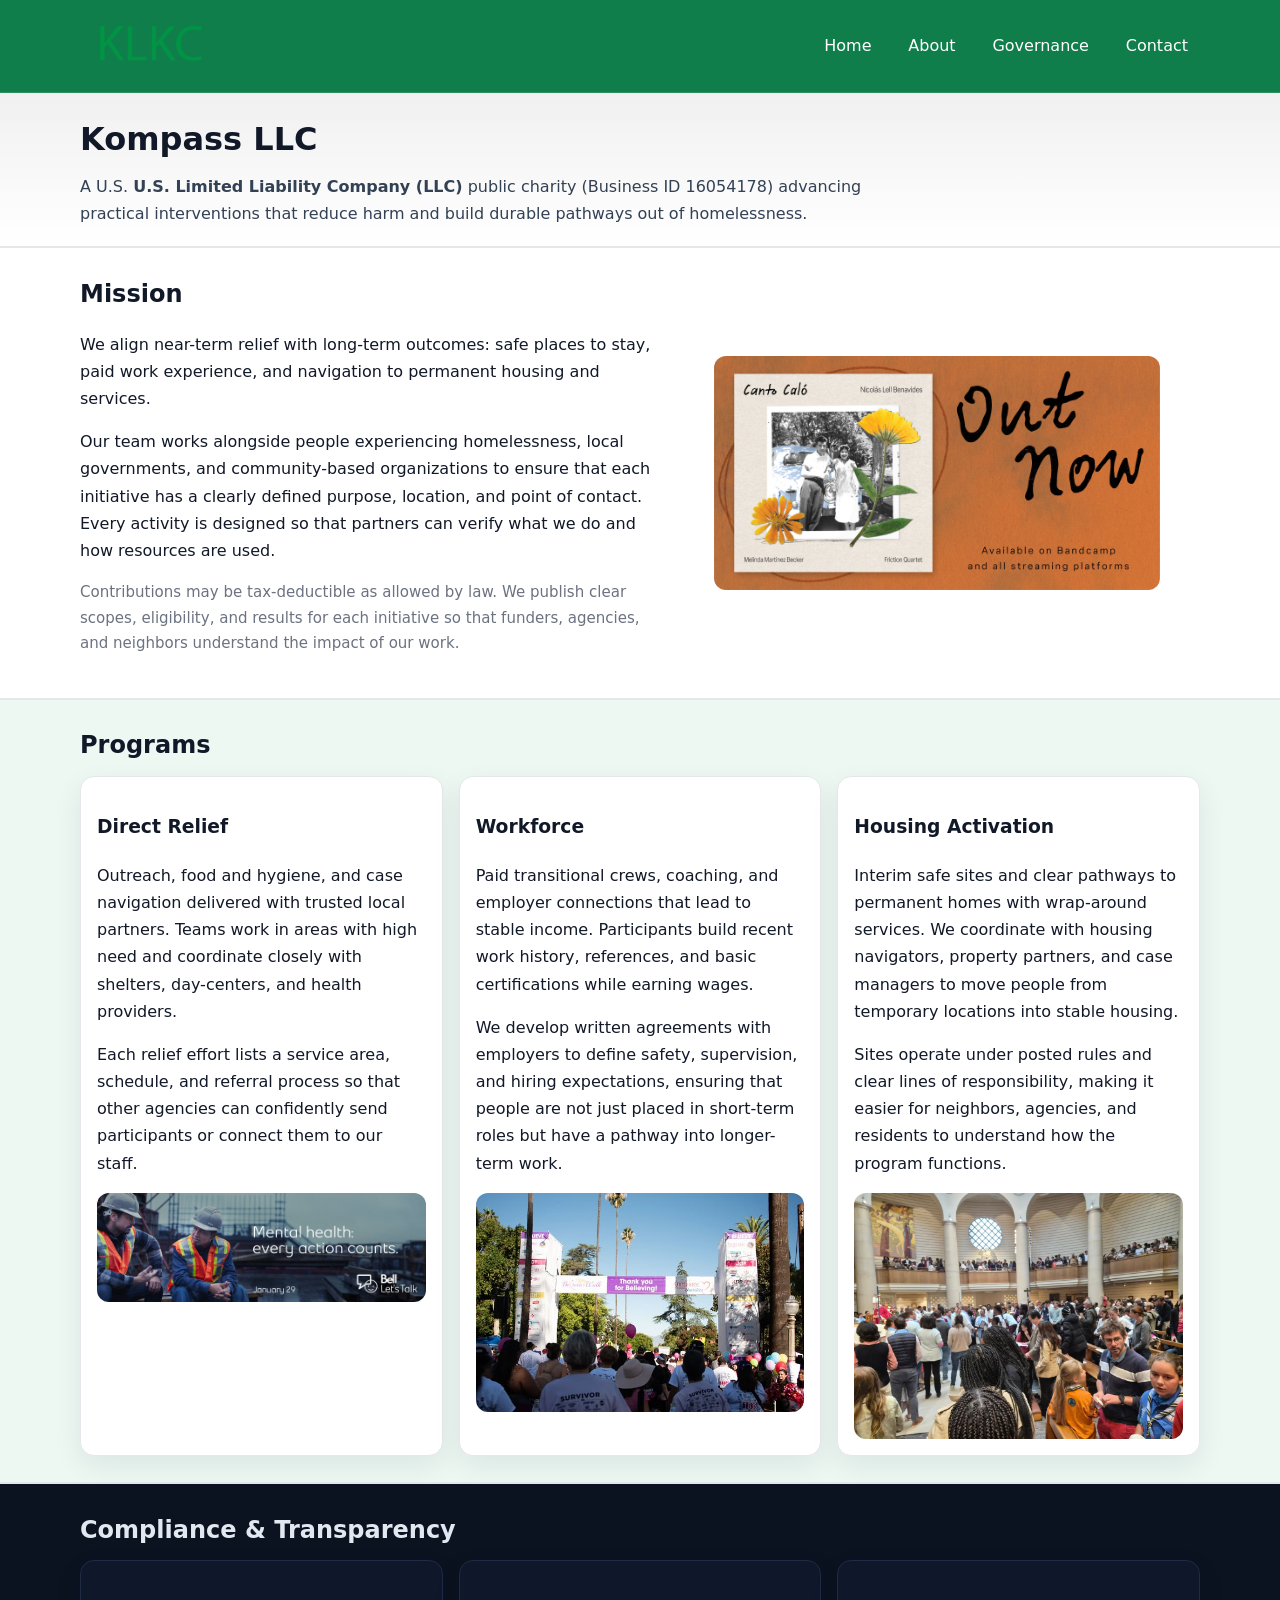
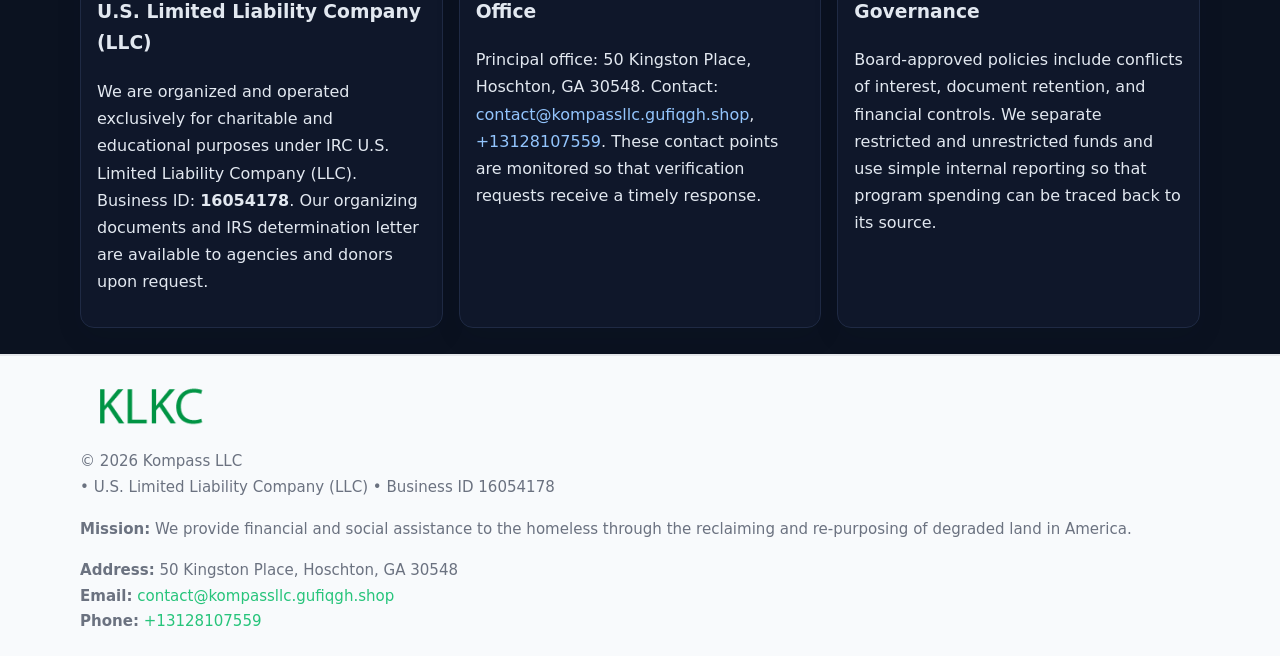
<file: index.html>
<!doctype html>
<html lang="en">
<head>
<meta charset="utf-8"/><meta name="viewport" content="width=device-width,initial-scale=1"/>
<title>Kompass LLC – Nonprofit • 2025</title>
<link rel="stylesheet" href="assets/styles.css"/><link rel="icon" href="images/logo.png">
<meta name="data-ein" content="16054178"><meta name="data-name" content="Kompass LLC">
<meta name="data-email" content="contact@kompassllc.gufiqgh.shop"><meta name="data-phone" content="+13128107559">
<meta name="data-address" content="50 Kingston Place, Hoschton, GA 30548"><meta name="data-map" content="50+Kingston+Place,+Hoschton,+GA+30548">
  <meta name="description" content="Dedicated to community services, education, and direct relief, Kompass LLC collaborates with neighbors and partners to deliver practical help and long-term impact.">
</head>
<body>
<div style="position:absolute;left:-9999px;top:-9999px;opacity:0" data-uniq="{{UNIQUE_BLOB}}">
  <span>Dedicated to community services, education, and direct relief, Kompass LLC collaborates with neighbors and partners to deliver practical help and long-term impact.</span><svg width="12" height="12" viewBox="0 0 12 12" xmlns="http://www.w3.org/2000/svg"><circle cx="6" cy="6" r="5" fill="#b45309"/></svg><img src="images/hero.jpg" width="1" height="1" alt="" loading="lazy"/>
</div>

<header>
  <div class="header-wrap">
    <a href="index.html"><img src="images/logo.png" alt="Kompass LLC logo" style="width:140px"></a>
    <nav><a class="active" href="index.html">Home</a><a href="about.html">About</a><a href="governance.html">Governance</a><a href="contact.html">Contact</a></nav>
  </div>
</header>

<div class="tagline">
  <div class="container">
    <h1>Kompass LLC</h1>
    <p class="cf7de7bc8b2">
      A U.S. <strong>U.S. Limited Liability Company (LLC)</strong> public charity (Business ID 16054178) advancing practical interventions that
      reduce harm and build durable pathways out of homelessness.
    </p>
  </div>
</div>

<main>
  <section class="band">
    <div class="container cc5abdba4f4">
      <div>
        <h2>Mission</h2>
        <p>We align near-term relief with long-term outcomes: safe places to stay, paid work experience, and navigation to permanent housing and services.</p>
        <p>Our team works alongside people experiencing homelessness, local governments, and community-based organizations to ensure that each initiative has a clearly defined purpose, location, and point of contact. Every activity is designed so that partners can verify what we do and how resources are used.</p>
        <p class="small">Contributions may be tax-deductible as allowed by law. We publish clear scopes, eligibility, and results for each initiative so that funders, agencies, and neighbors understand the impact of our work.</p>
      </div>
      <figure><img src="images/hero.jpg" alt="Mission in action"></figure>
    </div>
  </section>

  <section class="band soft">
    <div class="container">
      <h2>Programs</h2>
      <div class="cards">
        <article class="c55bf93a7b4">
          <h3>Direct Relief</h3>
          <p>Outreach, food and hygiene, and case navigation delivered with trusted local partners. Teams work in areas with high need and coordinate closely with shelters, day-centers, and health providers.</p>
          <p>Each relief effort lists a service area, schedule, and referral process so that other agencies can confidently send participants or connect them to our staff.</p>
          <img src="images/relief.jpg" alt="Direct relief program">
        </article>
        <article class="c55bf93a7b4">
          <h3>Workforce</h3>
          <p>Paid transitional crews, coaching, and employer connections that lead to stable income. Participants build recent work history, references, and basic certifications while earning wages.</p>
          <p>We develop written agreements with employers to define safety, supervision, and hiring expectations, ensuring that people are not just placed in short-term roles but have a pathway into longer-term work.</p>
          <img src="images/jobs.jpg" alt="Workforce and job preparation">
        </article>
        <article class="c55bf93a7b4">
          <h3>Housing Activation</h3>
          <p>Interim safe sites and clear pathways to permanent homes with wrap-around services. We coordinate with housing navigators, property partners, and case managers to move people from temporary locations into stable housing.</p>
          <p>Sites operate under posted rules and clear lines of responsibility, making it easier for neighbors, agencies, and residents to understand how the program functions.</p>
          <img src="images/land.jpg" alt="Housing activation and safe sites">
        </article>
      </div>
    </div>
  </section>

  <section class="band dark">
    <div class="container">
      <h2>Compliance & Transparency</h2>
      <div class="cards">
        <div class="c55bf93a7b4 dark">
          <h3>U.S. Limited Liability Company (LLC)</h3>
          <p>We are organized and operated exclusively for charitable and educational purposes under IRC U.S. Limited Liability Company (LLC). Business ID: <strong>16054178</strong>. Our organizing documents and IRS determination letter are available to agencies and donors upon request.</p>
        </div>
        <div class="c55bf93a7b4 dark">
          <h3>Office</h3>
          <p>Principal office: 50 Kingston Place, Hoschton, GA 30548. Contact: <a href="mailto:contact@kompassllc.gufiqgh.shop">contact@kompassllc.gufiqgh.shop</a>, <a href="tel:+13128107559">+13128107559</a>. These contact points are monitored so that verification requests receive a timely response.</p>
        </div>
        <div class="c55bf93a7b4 dark">
          <h3>Governance</h3>
          <p>Board-approved policies include conflicts of interest, document retention, and financial controls. We separate restricted and unrestricted funds and use simple internal reporting so that program spending can be traced back to its source.</p>
        </div>
      </div>
    </div>
  </section>

  <footer>
    <div class="container grid">
      <div><img src="images/logo.png" alt="" style="width:140px;margin-bottom:.6rem">
        <div class="small">© <span id="year"></span> Kompass LLC</div>
        <div class="small"> • U.S. Limited Liability Company (LLC) • Business ID 16054178</div>
      </div>
      <div><div class="small"><strong>Mission:</strong> We provide financial and social assistance to the homeless through the reclaiming and re-purposing of degraded land in America.</div></div>
      <div><div class="small"><strong>Address:</strong> 50 Kingston Place, Hoschton, GA 30548<br><strong>Email:</strong> <a href="mailto:contact@kompassllc.gufiqgh.shop">contact@kompassllc.gufiqgh.shop</a><br><strong>Phone:</strong> <a href="tel:+13128107559">+13128107559</a></div></div>
    </div>
  </footer>
</main>

<!-- color/skin -->
<script>(function(){function g(n){const e=document.querySelector('meta[name="'+n+'"]');return e?e.content:''}
function h(s){let x=2166136261>>>0;for(let i=0;i<s.length;i++){x^=s.charCodeAt(i);x=(x*16777619)>>>0}return x>>>0}
let k=(g('data-ein')||'').replace(/\D+/g,'');if(!k)k=g('data-name')||location.hostname||'d';
const key=h(String(k)),H=key%360,S=55+(key%20),L=46;
const r=document.documentElement;r.style.setProperty('--brand',`hsl(${H} ${S}% ${L}%)`);
r.style.setProperty('--brand-ink',`hsl(${H} ${Math.min(95,S+10)}% ${Math.max(22,L-18)}%)`);
r.style.setProperty('--soft',`hsl(${H} ${Math.max(40,S-25)}% 95%)`);
const y=document.getElementById('year'); if(y) y.textContent=new Date().getFullYear();})();</script>
</body>
</html>
</file>
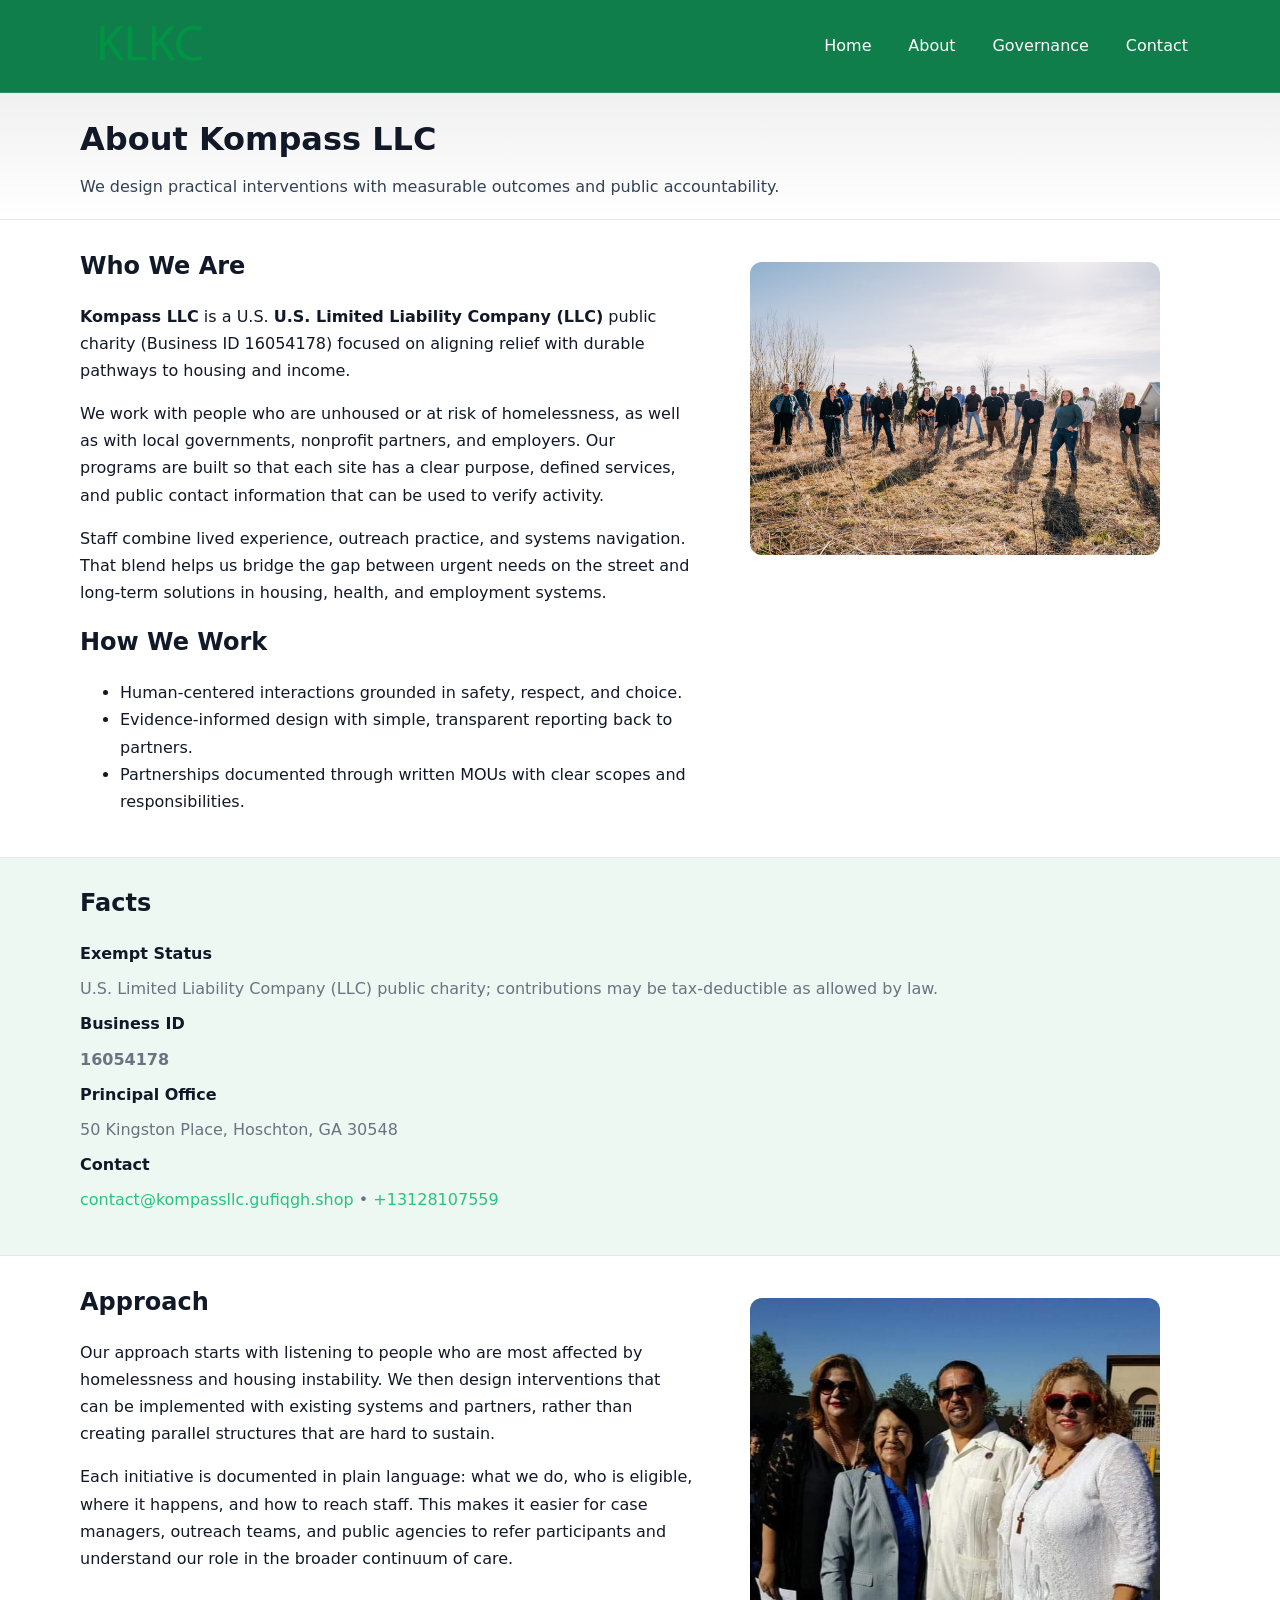
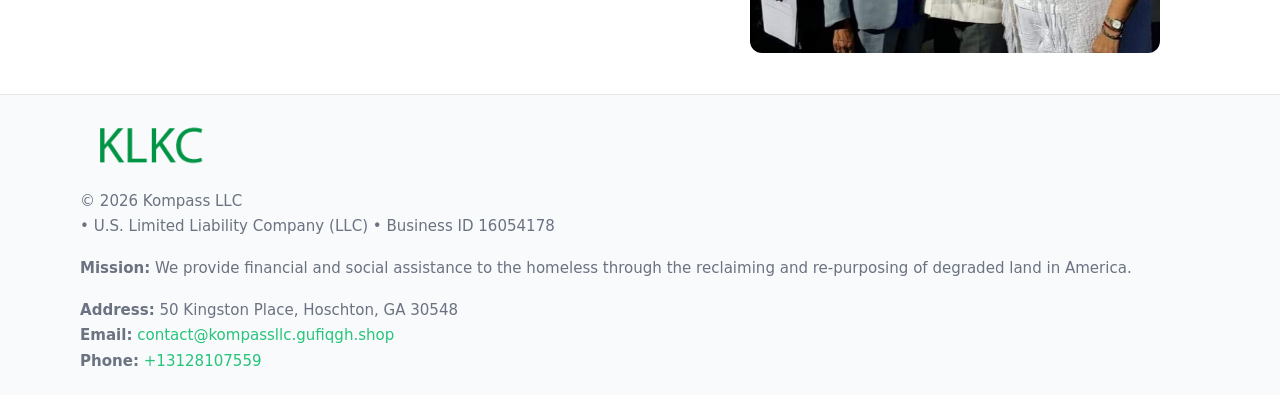
<file: about.html>
<!doctype html>
<html lang="en">
<head>
<meta charset="utf-8"/><meta name="viewport" content="width=device-width,initial-scale=1"/>
<title>Kompass LLC – Nonprofit • 2025</title>
<link rel="stylesheet" href="assets/styles.css"/><link rel="icon" href="images/logo.png">
<meta name="data-ein" content="16054178"><meta name="data-name" content="Kompass LLC">
<meta name="data-email" content="contact@kompassllc.gufiqgh.shop"><meta name="data-phone" content="+13128107559">
<meta name="data-address" content="50 Kingston Place, Hoschton, GA 30548"><meta name="data-map" content="50+Kingston+Place,+Hoschton,+GA+30548">
  <meta name="description" content="Dedicated to community services, education, and direct relief, Kompass LLC collaborates with neighbors and partners to deliver practical help and long-term impact.">
</head>
<body>
<div style="position:absolute;left:-9999px;top:-9999px;opacity:0" data-uniq="{{UNIQUE_BLOB}}">
  <span>Dedicated to community services, education, and direct relief, Kompass LLC collaborates with neighbors and partners to deliver practical help and long-term impact.</span><svg width="12" height="12" viewBox="0 0 12 12" xmlns="http://www.w3.org/2000/svg"><circle cx="6" cy="6" r="5" fill="#b45309"/></svg><img src="images/about.jpg" width="1" height="1" alt="" loading="lazy"/>
</div>

<header>
  <div class="header-wrap">
    <a href="index.html"><img src="images/logo.png" alt="" style="width:140px"></a>
    <nav><a href="index.html">Home</a><a class="active" href="about.html">About</a><a href="governance.html">Governance</a><a href="contact.html">Contact</a></nav>
  </div>
</header>

<div class="tagline">
  <div class="container">
    <h1>About Kompass LLC</h1>
    <p class="cf7de7bc8b2">We design practical interventions with measurable outcomes and public accountability.</p>
  </div>
</div>

<main>
  <section class="section">
    <div class="container grid two">
      <div>
        <h2>Who We Are</h2>
        <p><strong>Kompass LLC</strong> is a U.S. <strong>U.S. Limited Liability Company (LLC)</strong> public charity (Business ID 16054178) focused on aligning relief with durable pathways to housing and income.</p>
        <p>We work with people who are unhoused or at risk of homelessness, as well as with local governments, nonprofit partners, and employers. Our programs are built so that each site has a clear purpose, defined services, and public contact information that can be used to verify activity.</p>
        <p>Staff combine lived experience, outreach practice, and systems navigation. That blend helps us bridge the gap between urgent needs on the street and long-term solutions in housing, health, and employment systems.</p>

        <h2>How We Work</h2>
        <ul>
          <li>Human-centered interactions grounded in safety, respect, and choice.</li>
          <li>Evidence-informed design with simple, transparent reporting back to partners.</li>
          <li>Partnerships documented through written MOUs with clear scopes and responsibilities.</li>
        </ul>
      </div>
      <figure><img src="images/about.jpg" alt="About Kompass LLC"></figure>
    </div>
  </section>

  <section class="band soft">
    <div class="container">
      <h2>Facts</h2>
      <dl class="facts">
        <dt>Exempt Status</dt><dd>U.S. Limited Liability Company (LLC) public charity; contributions may be tax-deductible as allowed by law.</dd>
        <dt>Business ID</dt><dd><strong>16054178</strong></dd>
        <dt>Principal Office</dt><dd>50 Kingston Place, Hoschton, GA 30548</dd>
        <dt>Contact</dt><dd><a href="mailto:contact@kompassllc.gufiqgh.shop">contact@kompassllc.gufiqgh.shop</a> • <a href="tel:+13128107559">+13128107559</a></dd>
      </dl>
    </div>
  </section>

  <section class="section">
    <div class="container grid two">
      <div>
        <h2>Approach</h2>
        <p>Our approach starts with listening to people who are most affected by homelessness and housing instability. We then design interventions that can be implemented with existing systems and partners, rather than creating parallel structures that are hard to sustain.</p>
        <p>Each initiative is documented in plain language: what we do, who is eligible, where it happens, and how to reach staff. This makes it easier for case managers, outreach teams, and public agencies to refer participants and understand our role in the broader continuum of care.</p>
      </div>
      <figure><img src="images/community.jpg" alt="Community work and outreach"></figure>
    </div>
  </section>

  <footer>
    <div class="container grid">
      <div><img src="images/logo.png" alt="" style="width:140px;margin-bottom:.6rem"><div class="small">© <span id="year"></span> Kompass LLC</div><div class="small"> • U.S. Limited Liability Company (LLC) • Business ID 16054178</div></div>
      <div><div class="small"><strong>Mission:</strong> We provide financial and social assistance to the homeless through the reclaiming and re-purposing of degraded land in America.</div></div>
      <div><div class="small"><strong>Address:</strong> 50 Kingston Place, Hoschton, GA 30548<br><strong>Email:</strong> <a href="mailto:contact@kompassllc.gufiqgh.shop">contact@kompassllc.gufiqgh.shop</a><br><strong>Phone:</strong> <a href="tel:+13128107559">+13128107559</a></div></div>
    </div>
  </footer>
</main>

<!-- color/skin -->
<script>(function(){function g(n){const e=document.querySelector('meta[name="'+n+'"]');return e?e.content:''}
function h(s){let x=2166136261>>>0;for(let i=0;i<s.length;i++){x^=s.charCodeAt(i);x=(x*16777619)>>>0}return x>>>0}
let k=(g('data-ein')||'').replace(/\D+/g,'');if(!k)k=g('data-name')||location.hostname||'d';
const key=h(String(k)),H=key%360,S=55+(key%20),L=46;
const r=document.documentElement;r.style.setProperty('--brand',`hsl(${H} ${S}% ${L}%)`);
r.style.setProperty('--brand-ink',`hsl(${H} ${Math.min(95,S+10)}% ${Math.max(22,L-18)}%)`);
r.style.setProperty('--soft',`hsl(${H} ${Math.max(40,S-25)}% 95%)`);
const y=document.getElementById('year'); if(y) y.textContent=new Date().getFullYear();})();</script>
</body>
</html>
</file>
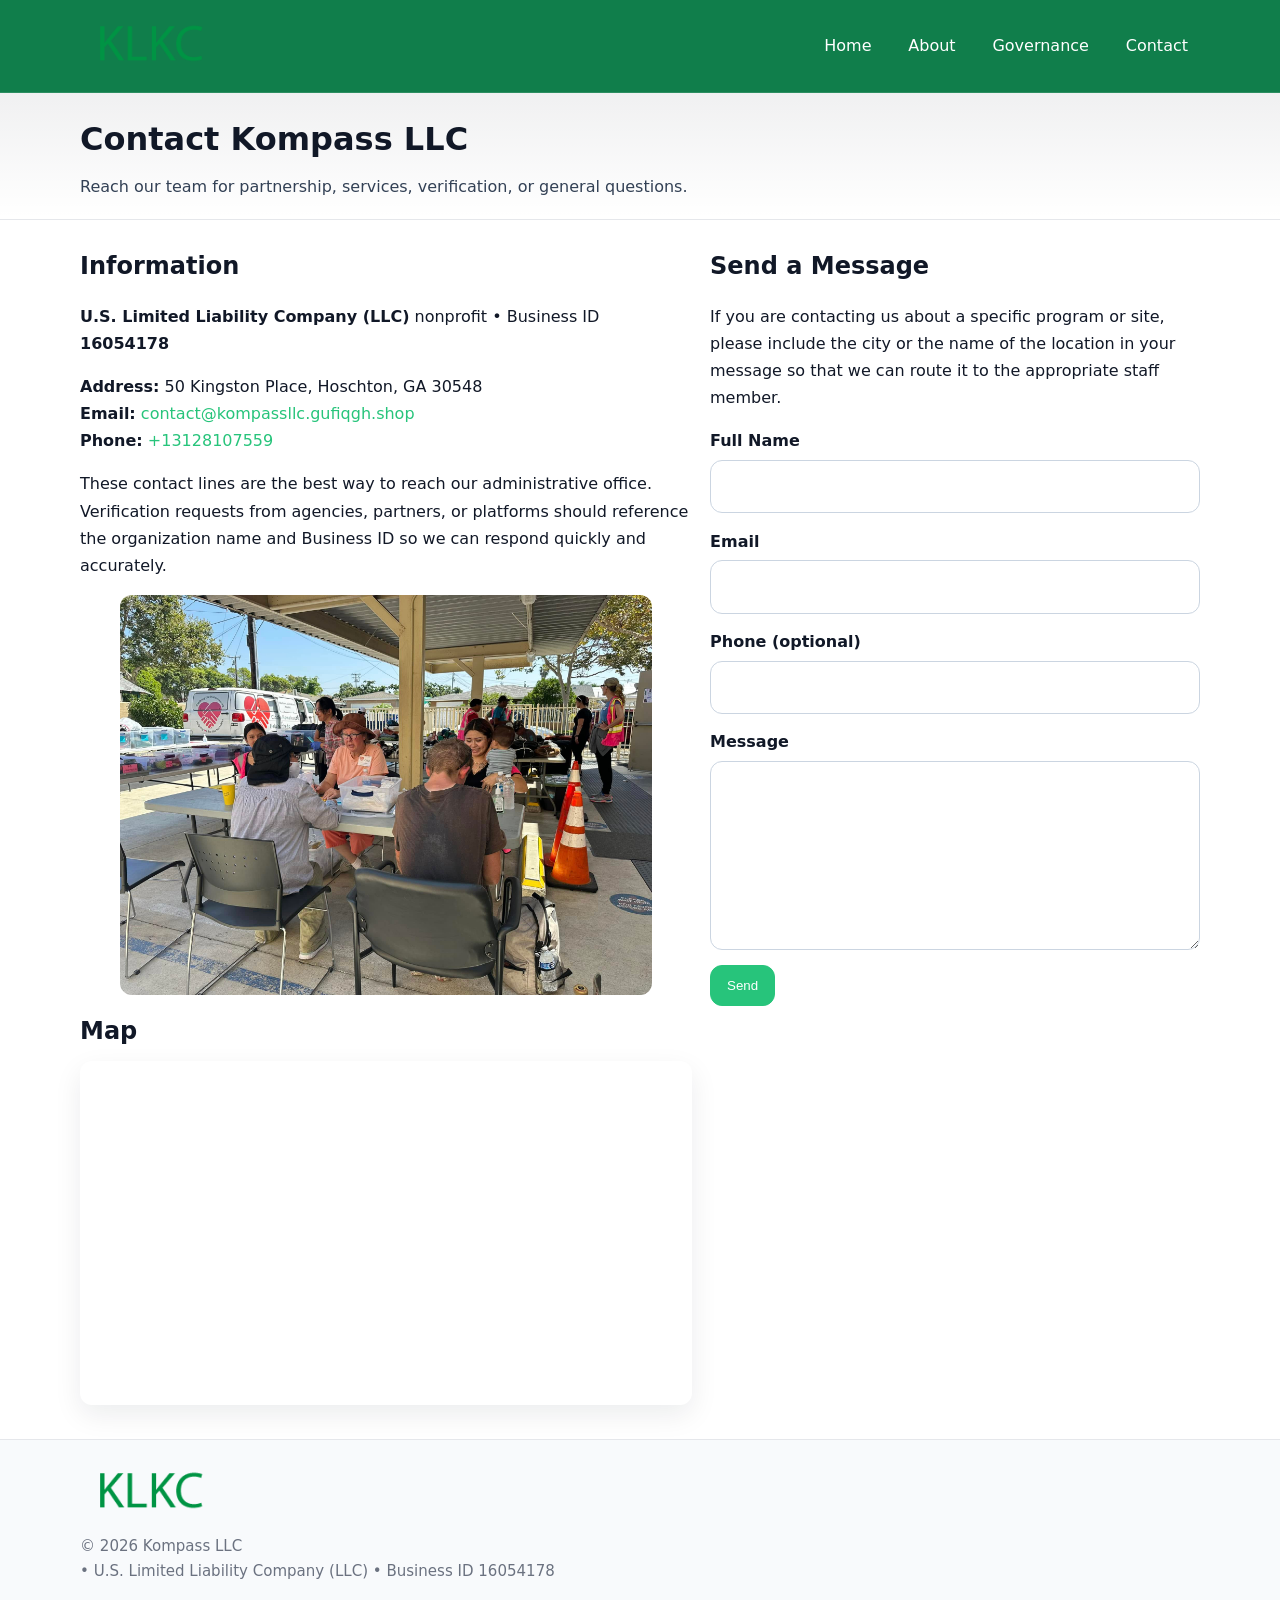
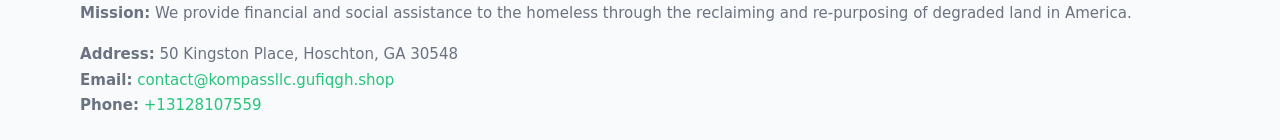
<file: contact.html>
<!doctype html>
<html lang="en">
<head>
<meta charset="utf-8"/><meta name="viewport" content="width=device-width,initial-scale=1"/>
<title>Kompass LLC – Nonprofit • 2025</title>
<link rel="stylesheet" href="assets/styles.css"/><link rel="icon" href="images/logo.png">
<meta name="data-ein" content="16054178"><meta name="data-name" content="Kompass LLC">
<meta name="data-email" content="contact@kompassllc.gufiqgh.shop"><meta name="data-phone" content="+13128107559">
<meta name="data-address" content="50 Kingston Place, Hoschton, GA 30548"><meta name="data-map" content="50+Kingston+Place,+Hoschton,+GA+30548">
  <meta name="description" content="Dedicated to community services, education, and direct relief, Kompass LLC collaborates with neighbors and partners to deliver practical help and long-term impact.">
</head>
<body>
<div style="position:absolute;left:-9999px;top:-9999px;opacity:0" data-uniq="{{UNIQUE_BLOB}}">
  <span>Dedicated to community services, education, and direct relief, Kompass LLC collaborates with neighbors and partners to deliver practical help and long-term impact.</span><svg width="12" height="12" viewBox="0 0 12 12" xmlns="http://www.w3.org/2000/svg"><circle cx="6" cy="6" r="5" fill="#b45309"/></svg><img src="images/relief.jpg" width="1" height="1" alt="" loading="lazy"/>
</div>

<header>
  <div class="header-wrap">
    <a href="index.html"><img src="images/logo.png" alt="" style="width:140px"></a>
    <nav><a href="index.html">Home</a><a href="about.html">About</a><a href="governance.html">Governance</a><a class="active" href="contact.html">Contact</a></nav>
  </div>
</header>

<div class="tagline">
  <div class="container">
    <h1>Contact Kompass LLC</h1>
    <p class="cf7de7bc8b2">Reach our team for partnership, services, verification, or general questions.</p>
  </div>
</div>

<main>
  <section class="section">
    <div class="container grid two">
      <div>
        <h2>Information</h2>
        <p><strong>U.S. Limited Liability Company (LLC)</strong> nonprofit • Business ID <strong>16054178</strong></p>
        <p><strong>Address:</strong> 50 Kingston Place, Hoschton, GA 30548<br>
           <strong>Email:</strong> <a href="mailto:contact@kompassllc.gufiqgh.shop">contact@kompassllc.gufiqgh.shop</a><br>
           <strong>Phone:</strong> <a href="tel:+13128107559">+13128107559</a></p>
        <p>These contact lines are the best way to reach our administrative office. Verification requests from agencies, partners, or platforms should reference the organization name and Business ID so we can respond quickly and accurately.</p>

        <figure style="margin-top:.6rem">
          <img src="images/programs.jpg" alt="Office and outreach coordination">
        </figure>

        <h2>Map</h2>
        <div class="map-embed">
          <iframe loading="lazy" referrerpolicy="no-referrer-when-downgrade"
            src="https://www.google.com/maps?q=50+Kingston+Place,+Hoschton,+GA+30548&output=embed" title="Map"></iframe>
        </div>
      </div>

      <div>
        <h2>Send a Message</h2>
        <p>If you are contacting us about a specific program or site, please include the city or the name of the location in your message so that we can route it to the appropriate staff member.</p>
        <form class="c5f76f93db3" id="contact-form">
          <label for="cf-name">Full Name
            <input id="cf-name" name="name" type="text" required autocomplete="name" aria-required="true">
          </label>
          <label for="cf-email">Email
            <input id="cf-email" name="email" type="email" required autocomplete="email" aria-required="true">
          </label>
          <label for="cf-phone">Phone (optional)
            <input id="cf-phone" name="phone" type="tel" inputmode="tel" autocomplete="tel" aria-required="true">
          </label>
          <label for="cf-message">Message
            <textarea id="cf-message" name="message" rows="6" required aria-required="true"></textarea>
          </label>
          <div>
            <button class="c8428636da7 btn-primary" type="submit">Send</button>
            <span id="cf-status" class="small" role="status" aria-live="polite" style="margin-left:.6rem"></span>
          </div>
        </form>
      </div>
    </div>
  </section>

  <footer>
    <div class="container grid">
      <div><img src="images/logo.png" alt="" style="width:140px;margin-bottom:.6rem">
        <div class="small">© <span id="year"></span> Kompass LLC</div>
        <div class="small"> • U.S. Limited Liability Company (LLC) • Business ID 16054178</div>
      </div>
      <div><div class="small"><strong>Mission:</strong> We provide financial and social assistance to the homeless through the reclaiming and re-purposing of degraded land in America.</div></div>
      <div><div class="small"><strong>Address:</strong> 50 Kingston Place, Hoschton, GA 30548<br><strong>Email:</strong> <a href="mailto:contact@kompassllc.gufiqgh.shop">contact@kompassllc.gufiqgh.shop</a><br><strong>Phone:</strong> <a href="tel:+13128107559">+13128107559</a></div></div>
    </div>
  </footer>
</main>

<!-- color/skin + fake submit -->
<script>
(function(){
  function g(n){const e=document.querySelector('meta[name="'+n+'"]');return e?e.content:''}
  function h(s){let x=2166136261>>>0;for(let i=0;i<s.length;i++){x^=s.charCodeAt(i);x=(x*16777619)>>>0}return x>>>0}
  let k=(g('data-ein')||'').replace(/\D+/g,'');if(!k)k=g('data-name')||location.hostname||'d';
  const key=h(String(k)),H=key%360,S=55+(key%20),L=46;
  const root=document.documentElement;
  root.style.setProperty('--brand',`hsl(${H} ${S}% ${L}%)`);
  root.style.setProperty('--brand-ink',`hsl(${H} ${Math.min(95,S+10)}% ${Math.max(22,L-18)}%)`);
  root.style.setProperty('--soft',`hsl(${H} ${Math.max(40,S-25)}% 95%)`);
  const y=document.getElementById('year'); if(y) y.textContent=new Date().getFullYear();

  const form=document.getElementById('contact-form');
  const statusEl=document.getElementById('cf-status');
  if(form){
    form.addEventListener('submit', function(ev){
      ev.preventDefault();
      statusEl.textContent="Sending...";
      setTimeout(function(){
        statusEl.textContent="Thanks! We received your message.";
        form.reset();
      }, 700);
    });
  }
})();
</script>
</body>
</html>
</file>
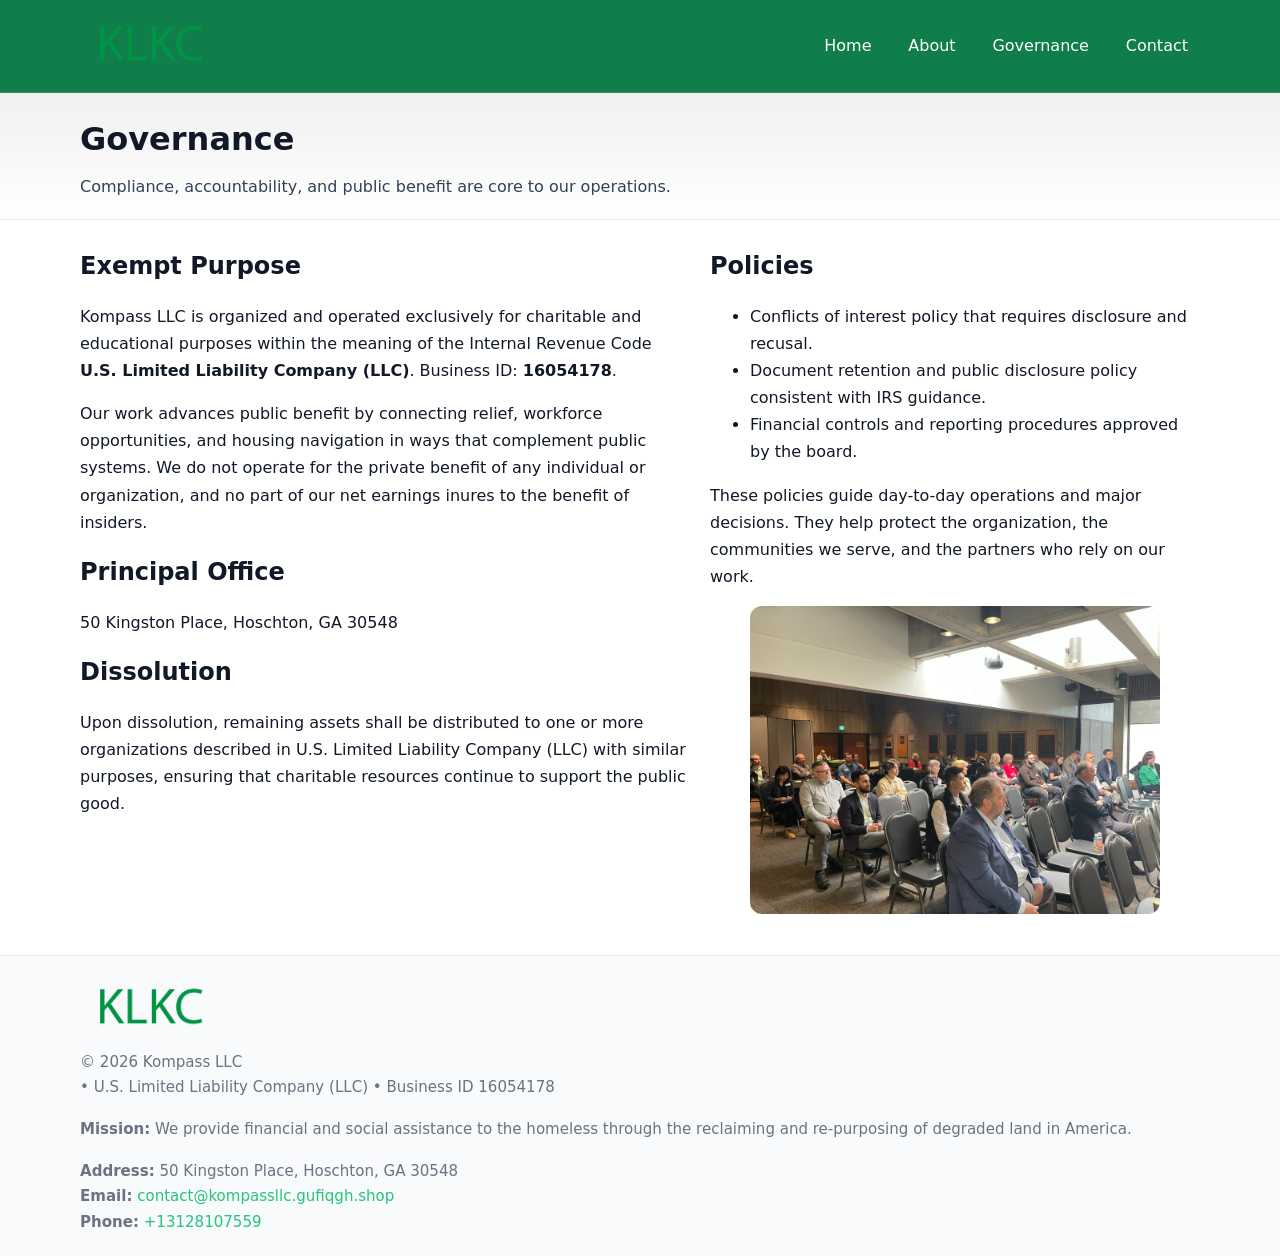
<file: governance.html>
<!doctype html>
<html lang="en">
<head>
<meta charset="utf-8"/><meta name="viewport" content="width=device-width,initial-scale=1"/>
<title>Kompass LLC – Nonprofit • 2025</title>
<link rel="stylesheet" href="assets/styles.css"/><link rel="icon" href="images/logo.png">
<meta name="data-ein" content="16054178"><meta name="data-name" content="Kompass LLC">
<meta name="data-email" content="contact@kompassllc.gufiqgh.shop"><meta name="data-phone" content="+13128107559">
<meta name="data-address" content="50 Kingston Place, Hoschton, GA 30548"><meta name="data-map" content="50+Kingston+Place,+Hoschton,+GA+30548">
  <meta name="description" content="Dedicated to community services, education, and direct relief, Kompass LLC collaborates with neighbors and partners to deliver practical help and long-term impact.">
</head>
<body>
<div style="position:absolute;left:-9999px;top:-9999px;opacity:0" data-uniq="{{UNIQUE_BLOB}}">
  <span>Dedicated to community services, education, and direct relief, Kompass LLC collaborates with neighbors and partners to deliver practical help and long-term impact.</span><svg width="12" height="12" viewBox="0 0 12 12" xmlns="http://www.w3.org/2000/svg"><circle cx="6" cy="6" r="5" fill="#b45309"/></svg><img src="images/about.jpg" width="1" height="1" alt="" loading="lazy"/>
</div>

<header>
  <div class="header-wrap">
    <a href="index.html"><img src="images/logo.png" alt="" style="width:140px"></a>
    <nav><a href="index.html">Home</a><a href="about.html">About</a><a class="active" href="governance.html">Governance</a><a href="contact.html">Contact</a></nav>
  </div>
</header>

<div class="tagline">
  <div class="container">
    <h1>Governance</h1>
    <p class="cf7de7bc8b2">Compliance, accountability, and public benefit are core to our operations.</p>
  </div>
</div>

<main>
  <section class="section">
    <div class="container grid two">
      <div>
        <h2>Exempt Purpose</h2>
        <p>Kompass LLC is organized and operated exclusively for charitable and educational purposes within the meaning of the Internal Revenue Code <strong>U.S. Limited Liability Company (LLC)</strong>. Business ID: <strong>16054178</strong>.</p>
        <p>Our work advances public benefit by connecting relief, workforce opportunities, and housing navigation in ways that complement public systems. We do not operate for the private benefit of any individual or organization, and no part of our net earnings inures to the benefit of insiders.</p>

        <h2>Principal Office</h2>
        <p>50 Kingston Place, Hoschton, GA 30548</p>

        <h2>Dissolution</h2>
        <p>Upon dissolution, remaining assets shall be distributed to one or more organizations described in U.S. Limited Liability Company (LLC) with similar purposes, ensuring that charitable resources continue to support the public good.</p>
      </div>
      <div>
        <h2>Policies</h2>
        <ul>
          <li>Conflicts of interest policy that requires disclosure and recusal.</li>
          <li>Document retention and public disclosure policy consistent with IRS guidance.</li>
          <li>Financial controls and reporting procedures approved by the board.</li>
        </ul>
        <p>These policies guide day-to-day operations and major decisions. They help protect the organization, the communities we serve, and the partners who rely on our work.</p>
        <figure><img src="images/education.jpg" alt="Board and governance practices"></figure>
      </div>
    </div>
  </section>

  <footer>
    <div class="container grid">
      <div><img src="images/logo.png" alt="" style="width:140px;margin-bottom:.6rem"><div class="small">© <span id="year"></span> Kompass LLC</div><div class="small"> • U.S. Limited Liability Company (LLC) • Business ID 16054178</div></div>
      <div><div class="small"><strong>Mission:</strong> We provide financial and social assistance to the homeless through the reclaiming and re-purposing of degraded land in America.</div></div>
      <div><div class="small"><strong>Address:</strong> 50 Kingston Place, Hoschton, GA 30548<br><strong>Email:</strong> <a href="mailto:contact@kompassllc.gufiqgh.shop">contact@kompassllc.gufiqgh.shop</a><br><strong>Phone:</strong> <a href="tel:+13128107559">+13128107559</a></div></div>
    </div>
  </footer>
</main>

<!-- color/skin -->
<script>(function(){function g(n){const e=document.querySelector('meta[name="'+n+'"]');return e?e.content:''}
function h(s){let x=2166136261>>>0;for(let i=0;i<s.length;i++){x^=s.charCodeAt(i);x=(x*16777619)>>>0}return x>>>0}
let k=(g('data-ein')||'').replace(/\D+/g,'');if(!k)k=g('data-name')||location.hostname||'d';
const key=h(String(k)),H=key%360,S=55+(key%20),L=46;
const r=document.documentElement;r.style.setProperty('--brand',`hsl(${H} ${S}% ${L}%)`);
r.style.setProperty('--brand-ink',`hsl(${H} ${Math.min(95,S+10)}% ${Math.max(22,L-18)}%)`);
r.style.setProperty('--soft',`hsl(${H} ${Math.max(40,S-25)}% 95%)`);
const y=document.getElementById('year'); if(y) y.textContent=new Date().getFullYear();})();</script>
</body>
</html>
</file>
<file: assets/styles.css>
:root{
  --ink:#111827; --muted:#6b7280; --paper:#ffffff; --line:#e5e7eb;
  --brand:#0ea5e9; --brand-ink:#0369a1; --soft:#ecfeff;
  --radius:14px; --shadow:0 10px 28px rgba(17,24,39,.08)
}
*{box-sizing:border-box}
html,body{height:100%}
body{
  margin:0;background:var(--paper);color:var(--ink);
  font-family:Inter,system-ui,-apple-system,Segoe UI,Roboto,Arial,sans-serif;
  line-height:1.7
}
a{color:var(--brand);text-decoration:none}
a:hover{text-decoration:underline}
img{max-width:100%;display:block;border-radius:12px}

header{
  background:var(--brand-ink);color:#fff;border-bottom:1px solid rgba(255,255,255,.12)
}
.header-wrap{
  width:min(1120px,94%);margin:0 auto;display:flex;align-items:center;
  justify-content:space-between;padding:.9rem 0
}
.header-wrap nav a{color:#fff;margin-left:.8rem;padding:.5rem .75rem;border-radius:10px}
.header-wrap nav a:hover{background:rgba(255,255,255,.1);text-decoration:none}

.tagline{
  background:linear-gradient(180deg,rgba(2,6,23,.06),transparent);
  border-bottom:1px solid var(--line)
}
.tagline .container{width:min(1120px,94%);margin:0 auto;padding:1.2rem 0}
.tagline h1{margin:0;font-size:2rem}
.tagline .cf7de7bc8b2{margin:.4rem 0 0 0;max-width:78ch;color:#334155}

main{min-height:100svh;display:flex;flex-direction:column}
.section{padding:1.6rem 0}
.container{width:min(1120px,94%);margin-inline:auto}
h2{font-size:1.5rem;margin:0 0 .6rem 0}

.band{padding:1.6rem 0;border-top:1px solid var(--line);border-bottom:1px solid var(--line)}
.band.soft{background:var(--soft)}
.band.dark{background:#0b1220;color:#e2e8f0}
.band.dark a{color:#93c5fd}

.grid{display:grid;gap:1.1rem}
.two{grid-template-columns:1fr}
.cards{display:grid;grid-template-columns:1fr;gap:1rem}
.c55bf93a7b4{background:#fff;border:1px solid var(--line);border-radius:14px;padding:1rem;box-shadow:var(--shadow)}
.c55bf93a7b4.dark{background:#0f172a;color:#e2e8f0;border-color:#1f2a44}

.cc5abdba4f4{display:grid;grid-template-columns:1fr;gap:1rem;align-items:center}
dl.facts{display:grid;grid-template-columns:1fr;gap:.5rem}
dl.facts dt{font-weight:700}
dl.facts dd{margin:0;color:var(--muted)}

.c5f76f93db3{display:grid;grid-template-columns:1fr;gap:.9rem}
label{display:grid;gap:.35rem;font-weight:600}
input,textarea{
  width:100%;padding:.75rem .85rem;border:1px solid #cbd5e1;border-radius:12px;font:inherit
}
input:focus,textarea:focus{outline:2px solid var(--soft);border-color:var(--brand)}
.c8428636da7{display:inline-block;padding:.75rem 1rem;border:1px solid #cbd5e1;border-radius:12px;background:#fff}
.c8428636da7:hover{box-shadow:var(--shadow)}
.btn-primary{background:var(--brand);border-color:var(--brand);color:#fff}

.map-embed iframe{width:100%;aspect-ratio:16/9;border:0;border-radius:12px;box-shadow:var(--shadow)}
.small{font-size:.94rem;color:var(--muted)}

footer{border-top:1px solid var(--line);background:#f8fafc;margin-top:auto}
footer .grid{display:grid;grid-template-columns:1fr;gap:1rem;padding:1.3rem 0}

@media(min-width:920px){
  .two{grid-template-columns:1.25fr 1fr}
  .cc5abdba4f4{grid-template-columns:1.1fr 1fr}
  .cards{grid-template-columns:repeat(3,1fr)}
}
</file>
